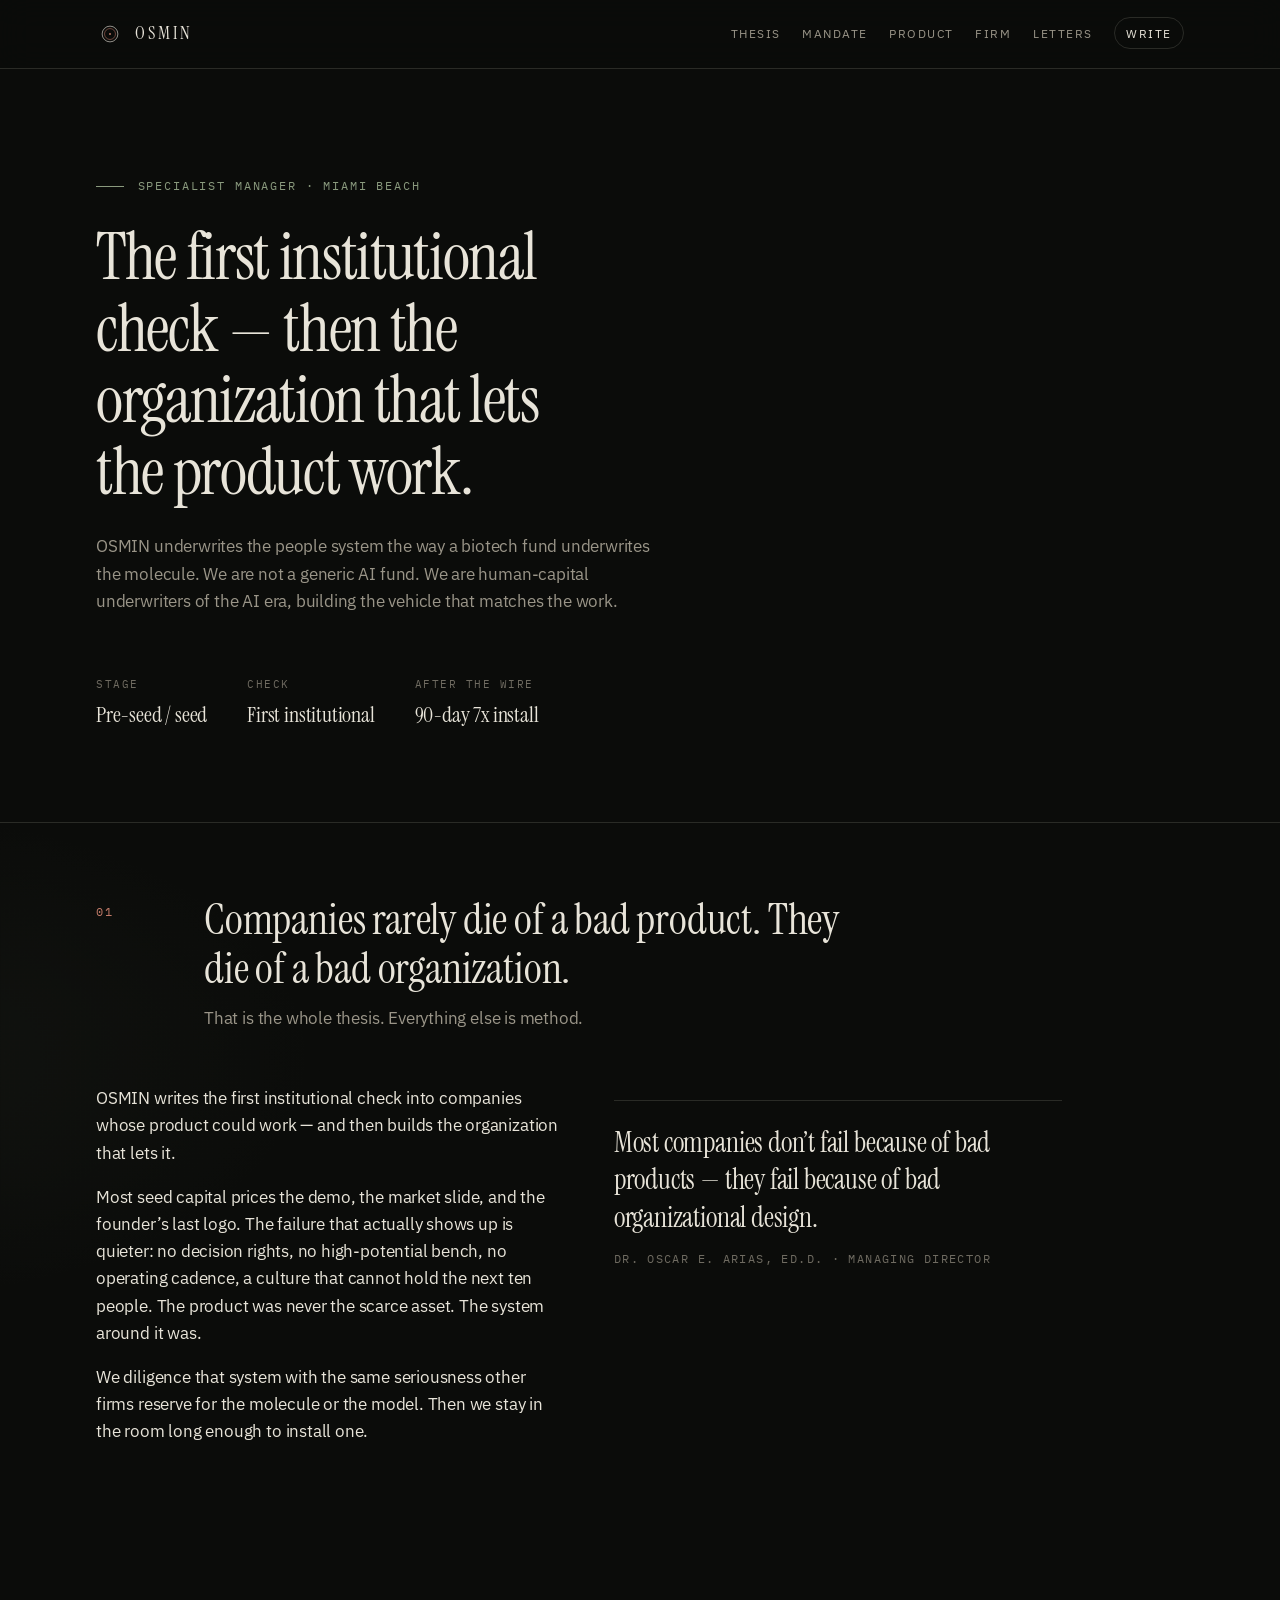
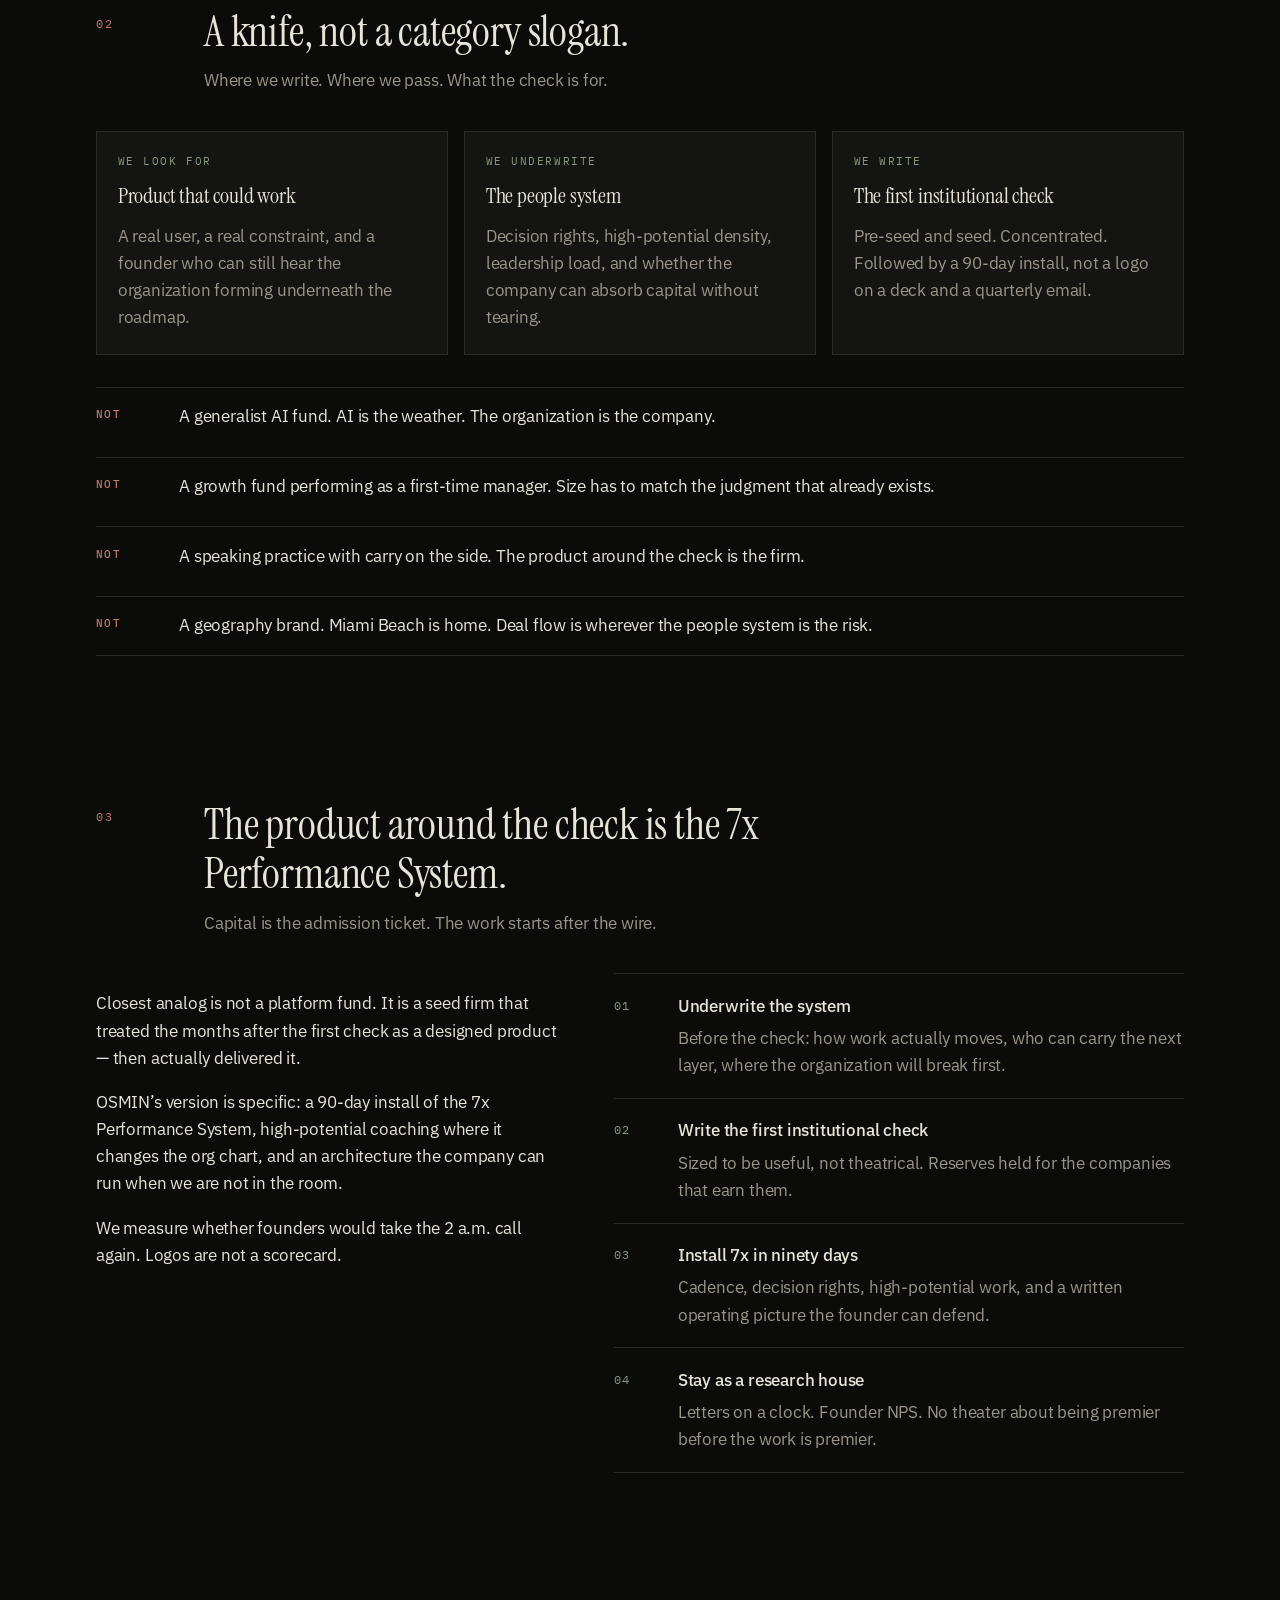
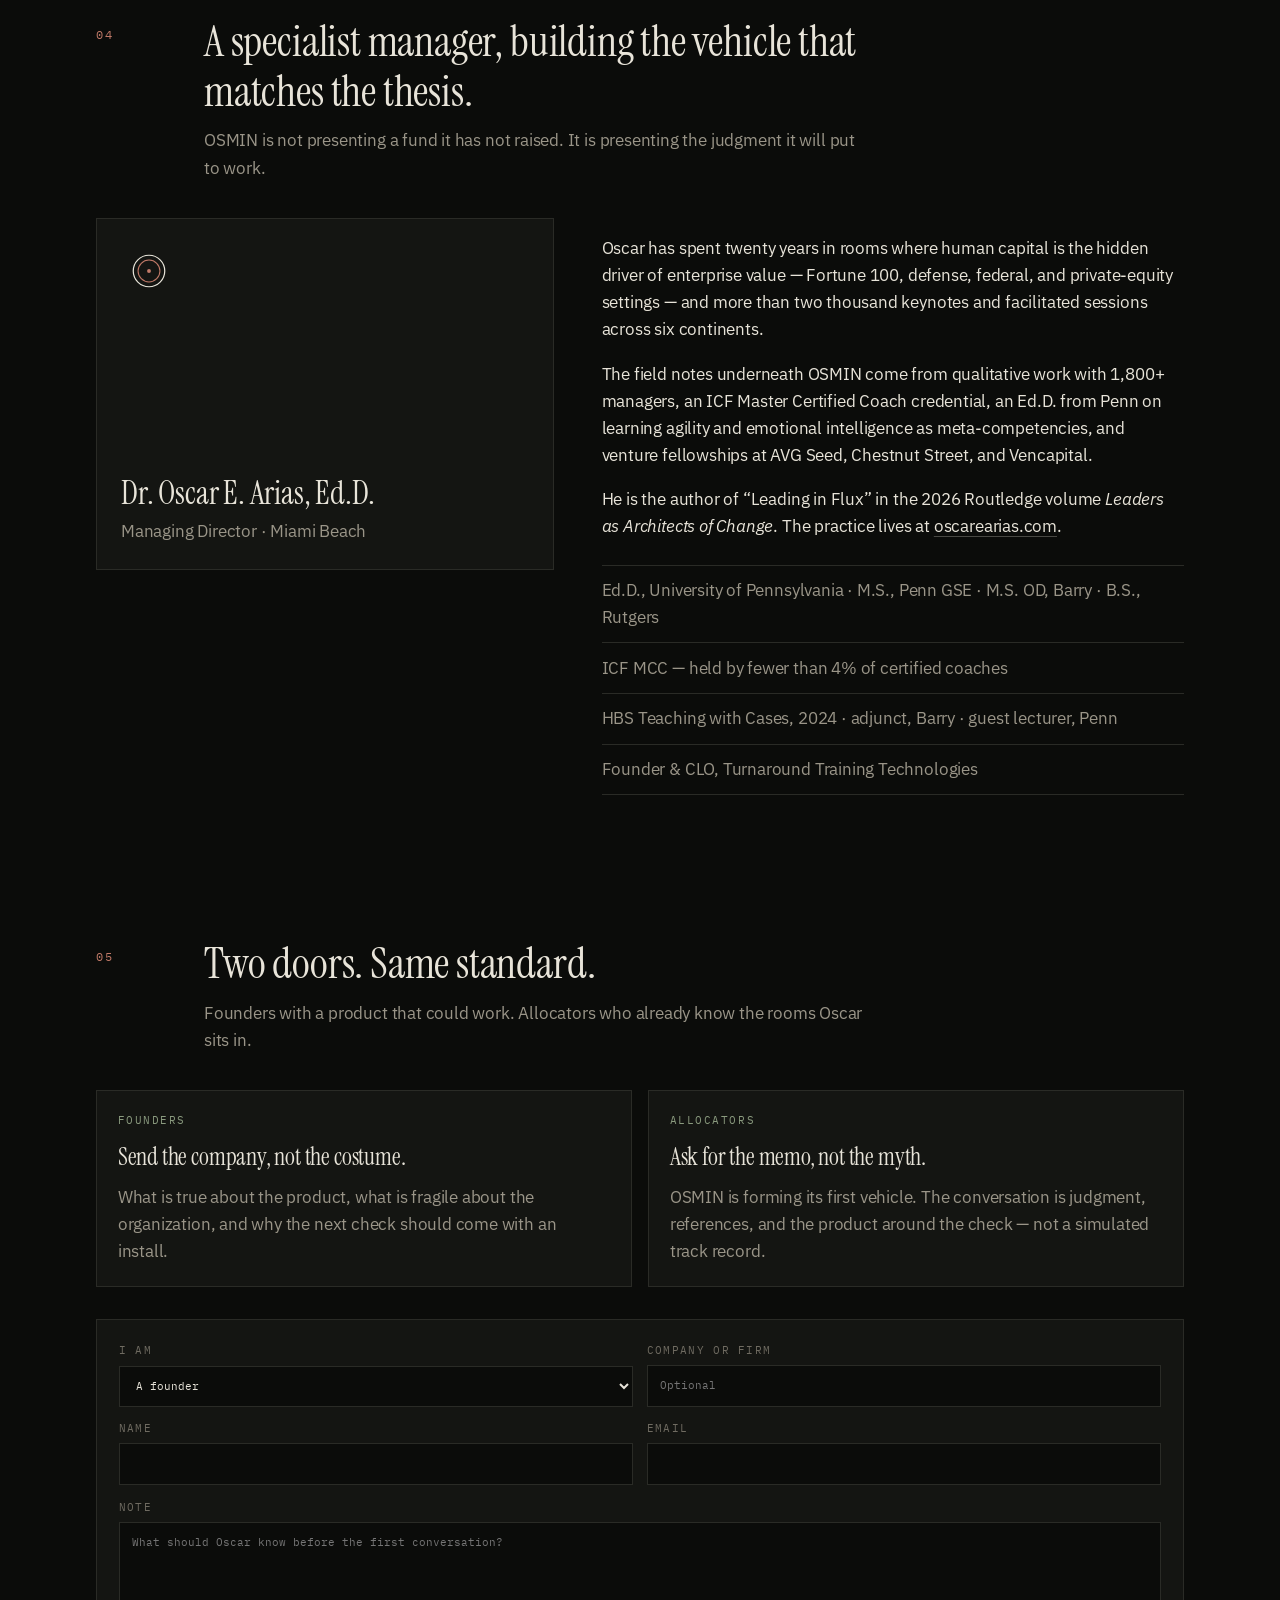
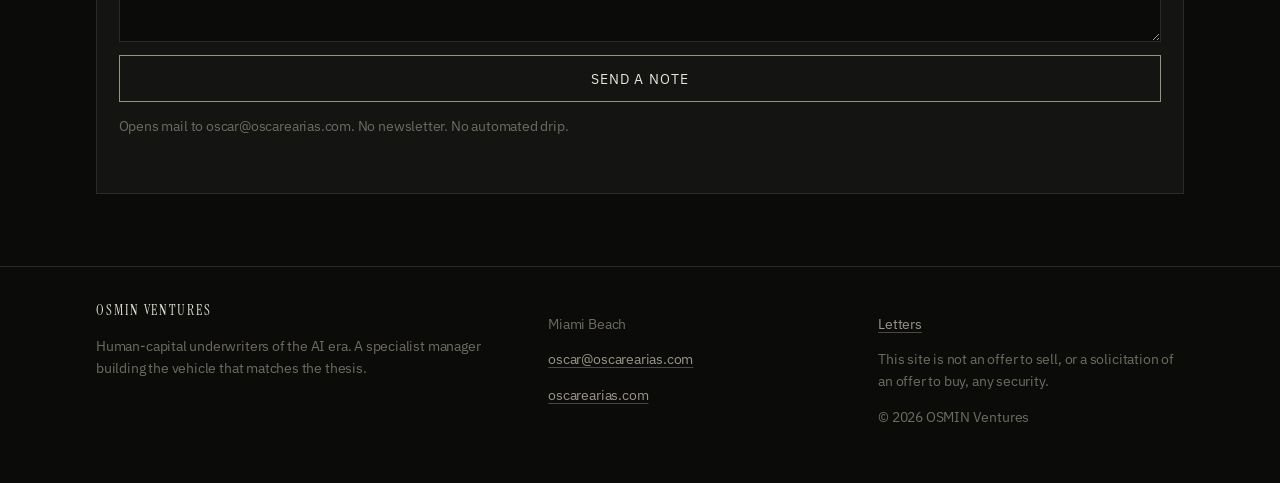
<file: index.html>
<!DOCTYPE html>
<html lang="en">
<head>
  <meta charset="utf-8">
  <meta name="viewport" content="width=device-width, initial-scale=1">
  <title>OSMIN Ventures — Human-capital underwriters of the AI era</title>
  <meta name="description" content="OSMIN writes the first institutional check into companies whose product could work — and then builds the organization that lets it.">
  <meta name="theme-color" content="#0b0c0a">
  <link rel="icon" href="/favicon.svg" type="image/svg+xml">
  <link rel="canonical" href="https://osminvc.com/">
  <meta property="og:title" content="OSMIN Ventures">
  <meta property="og:description" content="The first institutional check — then the organization that lets the product work.">
  <meta property="og:type" content="website">
  <meta property="og:url" content="https://osminvc.com/">
  <meta name="twitter:card" content="summary">
  <link rel="preconnect" href="https://fonts.googleapis.com">
  <link rel="preconnect" href="https://fonts.gstatic.com" crossorigin>
  <link href="https://fonts.googleapis.com/css2?family=IBM+Plex+Mono:wght@400;500&family=IBM+Plex+Sans:ital,wght@0,400;0,500;1,400&family=Instrument+Serif:ital@0;1&display=swap" rel="stylesheet">
  <link rel="stylesheet" href="/styles.css">
</head>
<body>
  <a class="skip" href="#main">Skip to content</a>
  <header class="site-header">
    <div class="wrap nav">
      <a class="brand" href="/">
        <svg width="28" height="28" viewBox="0 0 64 64" aria-hidden="true">
          <circle cx="32" cy="32" r="18" fill="none" stroke="#e8e4d9" stroke-width="1.4"/>
          <circle cx="32" cy="32" r="12.5" fill="none" stroke="#c17a68" stroke-width="1.2"/>
          <circle cx="32" cy="32" r="2.2" fill="#c17a68"/>
        </svg>
        <span class="brand-name">Osmin</span>
      </a>
      <button class="menu-toggle" type="button" data-menu aria-expanded="false" aria-label="Open menu">☰</button>
      <ul class="nav-links">
        <li><a href="#thesis">Thesis</a></li>
        <li><a href="#mandate">Mandate</a></li>
        <li><a href="#product">Product</a></li>
        <li><a href="#firm">Firm</a></li>
        <li><a href="/letters.html">Letters</a></li>
        <li><a class="nav-cta" href="#write">Write</a></li>
      </ul>
    </div>
  </header>
  <main id="main">
    <section class="hero">
      <div class="wrap">
        <p class="kicker">Specialist manager · Miami Beach</p>
        <h1>The first institutional check — then the organization that lets the product work.</h1>
        <p class="lede">OSMIN underwrites the people system the way a biotech fund underwrites the molecule. We are not a generic AI fund. We are human-capital underwriters of the AI era, building the vehicle that matches the work.</p>
        <div class="hero-meta">
          <div class="stat"><dl><dt>Stage</dt><dd>Pre-seed / seed</dd></dl></div>
          <div class="stat"><dl><dt>Check</dt><dd>First institutional</dd></dl></div>
          <div class="stat"><dl><dt>After the wire</dt><dd>90-day 7x install</dd></dl></div>
        </div>
      </div>
    </section>
    <hr class="rule">
    <section id="thesis">
      <div class="wrap">
        <div class="section-head">
          <div class="section-num">01</div>
          <div>
            <h2>Companies rarely die of a bad product. They die of a bad organization.</h2>
            <p>That is the whole thesis. Everything else is method.</p>
          </div>
        </div>
        <div class="split">
          <div class="prose">
            <p>OSMIN writes the first institutional check into companies whose product could work — and then builds the organization that lets it.</p>
            <p>Most seed capital prices the demo, the market slide, and the founder’s last logo. The failure that actually shows up is quieter: no decision rights, no high-potential bench, no operating cadence, a culture that cannot hold the next ten people. The product was never the scarce asset. The system around it was.</p>
            <p>We diligence that system with the same seriousness other firms reserve for the molecule or the model. Then we stay in the room long enough to install one.</p>
          </div>
          <blockquote class="quote">
            Most companies don’t fail because of bad products — they fail because of bad organizational design.
            <cite>Dr. Oscar E. Arias, Ed.D. · Managing Director</cite>
          </blockquote>
        </div>
      </div>
    </section>
    <section id="mandate">
      <div class="wrap">
        <div class="section-head">
          <div class="section-num">02</div>
          <div>
            <h2>A knife, not a category slogan.</h2>
            <p>Where we write. Where we pass. What the check is for.</p>
          </div>
        </div>
        <div class="grid-3" style="margin-bottom: 2rem;">
          <article class="card">
            <p class="label">We look for</p>
            <h3>Product that could work</h3>
            <p>A real user, a real constraint, and a founder who can still hear the organization forming underneath the roadmap.</p>
          </article>
          <article class="card">
            <p class="label">We underwrite</p>
            <h3>The people system</h3>
            <p>Decision rights, high-potential density, leadership load, and whether the company can absorb capital without tearing.</p>
          </article>
          <article class="card">
            <p class="label">We write</p>
            <h3>The first institutional check</h3>
            <p>Pre-seed and seed. Concentrated. Followed by a 90-day install, not a logo on a deck and a quarterly email.</p>
          </article>
        </div>
        <div class="not-list">
          <div class="not-item"><strong>Not</strong><div>A generalist AI fund. AI is the weather. The organization is the company.</div></div>
          <div class="not-item"><strong>Not</strong><div>A growth fund performing as a first-time manager. Size has to match the judgment that already exists.</div></div>
          <div class="not-item"><strong>Not</strong><div>A speaking practice with carry on the side. The product around the check is the firm.</div></div>
          <div class="not-item"><strong>Not</strong><div>A geography brand. Miami Beach is home. Deal flow is wherever the people system is the risk.</div></div>
        </div>
      </div>
    </section>
    <section id="product">
      <div class="wrap">
        <div class="section-head">
          <div class="section-num">03</div>
          <div>
            <h2>The product around the check is the 7x Performance System.</h2>
            <p>Capital is the admission ticket. The work starts after the wire.</p>
          </div>
        </div>
        <div class="split">
          <div class="prose">
            <p>Closest analog is not a platform fund. It is a seed firm that treated the months after the first check as a designed product — then actually delivered it.</p>
            <p>OSMIN’s version is specific: a 90-day install of the 7x Performance System, high-potential coaching where it changes the org chart, and an architecture the company can run when we are not in the room.</p>
            <p>We measure whether founders would take the 2 a.m. call again. Logos are not a scorecard.</p>
          </div>
          <div class="steps">
            <div class="step"><div><h3>Underwrite the system</h3><p>Before the check: how work actually moves, who can carry the next layer, where the organization will break first.</p></div></div>
            <div class="step"><div><h3>Write the first institutional check</h3><p>Sized to be useful, not theatrical. Reserves held for the companies that earn them.</p></div></div>
            <div class="step"><div><h3>Install 7x in ninety days</h3><p>Cadence, decision rights, high-potential work, and a written operating picture the founder can defend.</p></div></div>
            <div class="step"><div><h3>Stay as a research house</h3><p>Letters on a clock. Founder NPS. No theater about being premier before the work is premier.</p></div></div>
          </div>
        </div>
      </div>
    </section>
    <section id="firm">
      <div class="wrap">
        <div class="section-head">
          <div class="section-num">04</div>
          <div>
            <h2>A specialist manager, building the vehicle that matches the thesis.</h2>
            <p>OSMIN is not presenting a fund it has not raised. It is presenting the judgment it will put to work.</p>
          </div>
        </div>
        <div class="person">
          <aside class="portrait">
            <svg class="monogram-lg" viewBox="0 0 64 64" aria-hidden="true">
              <circle cx="32" cy="32" r="18" fill="none" stroke="#e8e4d9" stroke-width="1.4"/>
              <circle cx="32" cy="32" r="12.5" fill="none" stroke="#c17a68" stroke-width="1.2"/>
              <circle cx="32" cy="32" r="2.2" fill="#c17a68"/>
            </svg>
            <div>
              <p class="name">Dr. Oscar E. Arias, Ed.D.</p>
              <p class="role">Managing Director · Miami Beach</p>
            </div>
          </aside>
          <div>
            <div class="prose">
              <p>Oscar has spent twenty years in rooms where human capital is the hidden driver of enterprise value — Fortune 100, defense, federal, and private-equity settings — and more than two thousand keynotes and facilitated sessions across six continents.</p>
              <p>The field notes underneath OSMIN come from qualitative work with 1,800+ managers, an ICF Master Certified Coach credential, an Ed.D. from Penn on learning agility and emotional intelligence as meta-competencies, and venture fellowships at AVG Seed, Chestnut Street, and Vencapital.</p>
              <p>He is the author of “Leading in Flux” in the 2026 Routledge volume <em>Leaders as Architects of Change</em>. The practice lives at <a href="https://oscarearias.com">oscarearias.com</a>.</p>
            </div>
            <ul class="creds">
              <li>Ed.D., University of Pennsylvania · M.S., Penn GSE · M.S. OD, Barry · B.S., Rutgers</li>
              <li>ICF MCC — held by fewer than 4% of certified coaches</li>
              <li>HBS Teaching with Cases, 2024 · adjunct, Barry · guest lecturer, Penn</li>
              <li>Founder &amp; CLO, Turnaround Training Technologies</li>
            </ul>
          </div>
        </div>
      </div>
    </section>
    <section id="write">
      <div class="wrap">
        <div class="section-head">
          <div class="section-num">05</div>
          <div>
            <h2>Two doors. Same standard.</h2>
            <p>Founders with a product that could work. Allocators who already know the rooms Oscar sits in.</p>
          </div>
        </div>
        <div class="doors">
          <article class="door">
            <p class="label" style="font-family: var(--mono); font-size: 0.68rem; letter-spacing: 0.14em; text-transform: uppercase; color: var(--sage); margin: 0 0 0.5rem;">Founders</p>
            <h3 style="font-family: var(--display); font-weight: 400; font-size: 1.5rem; margin: 0 0 0.5rem;">Send the company, not the costume.</h3>
            <p style="color: var(--muted); margin: 0;">What is true about the product, what is fragile about the organization, and why the next check should come with an install.</p>
          </article>
          <article class="door">
            <p class="label" style="font-family: var(--mono); font-size: 0.68rem; letter-spacing: 0.14em; text-transform: uppercase; color: var(--sage); margin: 0 0 0.5rem;">Allocators</p>
            <h3 style="font-family: var(--display); font-weight: 400; font-size: 1.5rem; margin: 0 0 0.5rem;">Ask for the memo, not the myth.</h3>
            <p style="color: var(--muted); margin: 0;">OSMIN is forming its first vehicle. The conversation is judgment, references, and the product around the check — not a simulated track record.</p>
          </article>
        </div>
        <form class="form" data-note-form>
          <div class="row-2">
            <label>I am
              <select name="kind" required>
                <option value="Founder">A founder</option>
                <option value="Allocator">An allocator</option>
                <option value="Other">Someone else</option>
              </select>
            </label>
            <label>Company or firm
              <input type="text" name="company" placeholder="Optional">
            </label>
          </div>
          <div class="row-2">
            <label>Name
              <input type="text" name="name" required autocomplete="name">
            </label>
            <label>Email
              <input type="email" name="email" required autocomplete="email">
            </label>
          </div>
          <label>Note
            <textarea name="message" required placeholder="What should Oscar know before the first conversation?"></textarea>
          </label>
          <button class="btn" type="submit">Send a note</button>
          <p class="form-note">Opens mail to oscar@oscarearias.com. No newsletter. No automated drip.</p>
          <p class="form-status" data-form-status role="status"></p>
        </form>
      </div>
    </section>
  </main>
  <footer class="site-footer">
    <div class="wrap footer-grid">
      <div>
        <p class="footer-brand">Osmin Ventures</p>
        <p>Human-capital underwriters of the AI era. A specialist manager building the vehicle that matches the thesis.</p>
      </div>
      <div>
        <p>Miami Beach</p>
        <p><a href="mailto:oscar@oscarearias.com">oscar@oscarearias.com</a></p>
        <p><a href="https://oscarearias.com">oscarearias.com</a></p>
      </div>
      <div>
        <p><a href="/letters.html">Letters</a></p>
        <p>This site is not an offer to sell, or a solicitation of an offer to buy, any security.</p>
        <p>© 2026 OSMIN Ventures</p>
      </div>
    </div>
  </footer>
  <script src="/app.js"></script>
</body>
</html>
</file>
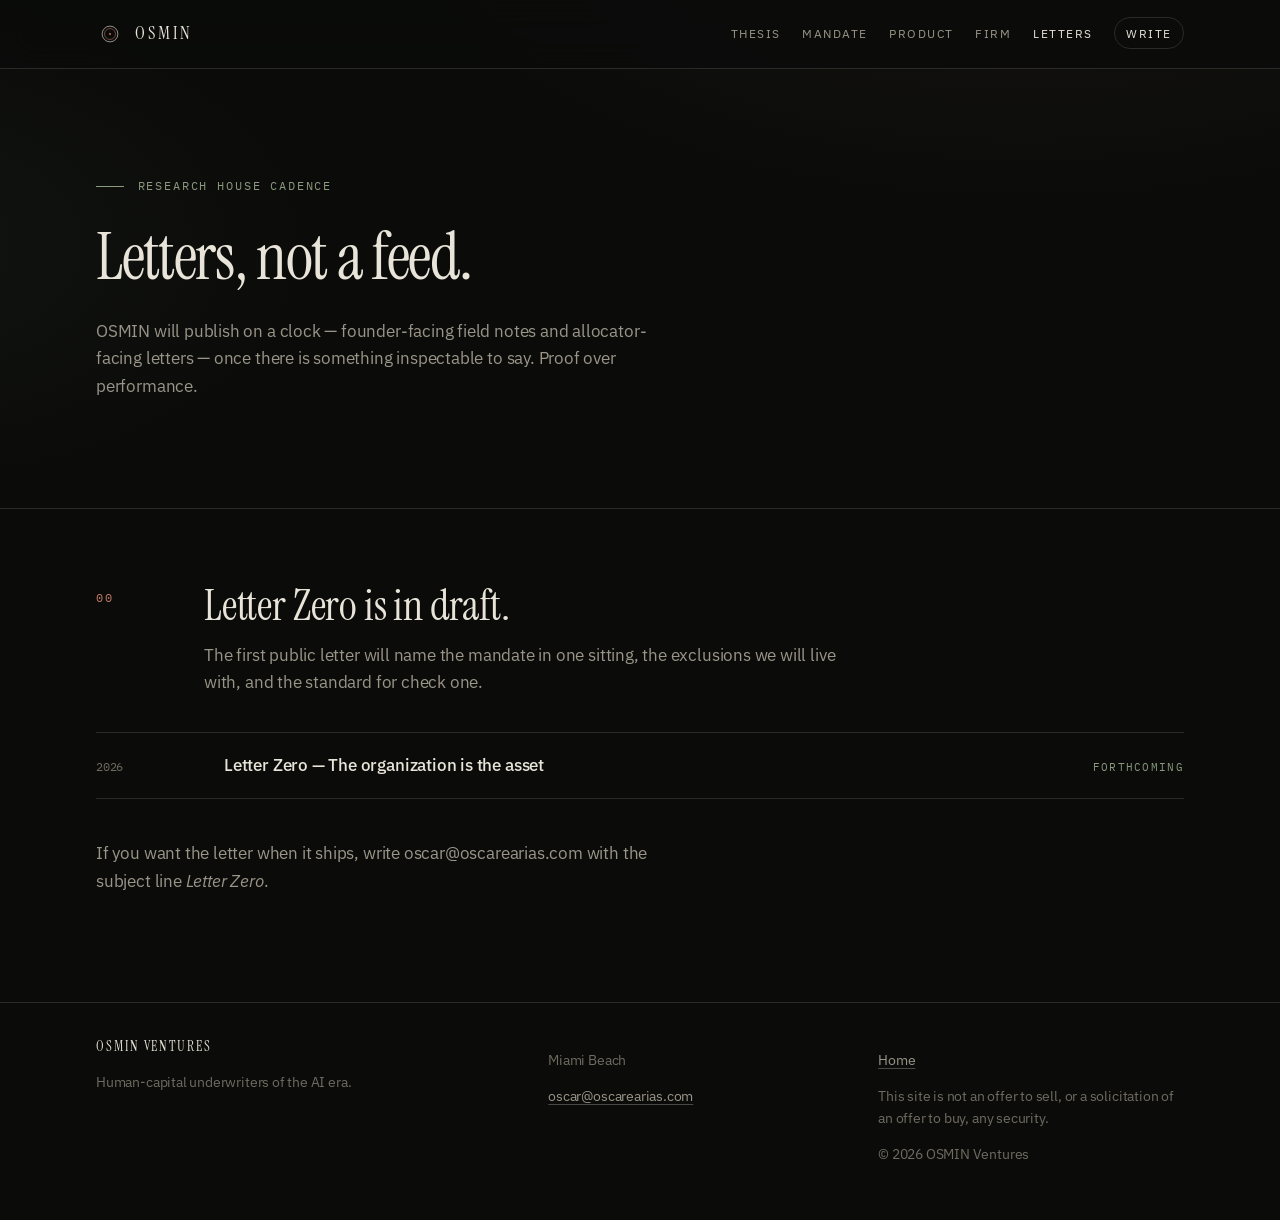
<file: letters.html>
<!DOCTYPE html>
<html lang="en">
<head>
  <meta charset="utf-8">
  <meta name="viewport" content="width=device-width, initial-scale=1">
  <title>Letters — OSMIN Ventures</title>
  <meta name="description" content="OSMIN writes like a research house: letters on a clock, not a feed.">
  <meta name="theme-color" content="#0b0c0a">
  <link rel="icon" href="/favicon.svg" type="image/svg+xml">
  <link rel="canonical" href="https://osminvc.com/letters.html">
  <link rel="preconnect" href="https://fonts.googleapis.com">
  <link rel="preconnect" href="https://fonts.gstatic.com" crossorigin>
  <link href="https://fonts.googleapis.com/css2?family=IBM+Plex+Mono:wght@400;500&family=IBM+Plex+Sans:ital,wght@0,400;0,500;1,400&family=Instrument+Serif:ital@0;1&display=swap" rel="stylesheet">
  <link rel="stylesheet" href="/styles.css">
</head>
<body>
  <a class="skip" href="#main">Skip to content</a>
  <header class="site-header">
    <div class="wrap nav">
      <a class="brand" href="/">
        <svg width="28" height="28" viewBox="0 0 64 64" aria-hidden="true">
          <circle cx="32" cy="32" r="18" fill="none" stroke="#e8e4d9" stroke-width="1.4"/>
          <circle cx="32" cy="32" r="12.5" fill="none" stroke="#c17a68" stroke-width="1.2"/>
          <circle cx="32" cy="32" r="2.2" fill="#c17a68"/>
        </svg>
        <span class="brand-name">Osmin</span>
      </a>
      <button class="menu-toggle" type="button" data-menu aria-expanded="false" aria-label="Open menu">☰</button>
      <ul class="nav-links">
        <li><a href="/#thesis">Thesis</a></li>
        <li><a href="/#mandate">Mandate</a></li>
        <li><a href="/#product">Product</a></li>
        <li><a href="/#firm">Firm</a></li>
        <li><a href="/letters.html" aria-current="page">Letters</a></li>
        <li><a class="nav-cta" href="/#write">Write</a></li>
      </ul>
    </div>
  </header>
  <main id="main">
    <section class="hero">
      <div class="wrap">
        <p class="kicker">Research house cadence</p>
        <h1>Letters, not a feed.</h1>
        <p class="lede">OSMIN will publish on a clock — founder-facing field notes and allocator-facing letters — once there is something inspectable to say. Proof over performance.</p>
      </div>
    </section>
    <hr class="rule">
    <section>
      <div class="wrap">
        <div class="section-head">
          <div class="section-num">00</div>
          <div>
            <h2>Letter Zero is in draft.</h2>
            <p>The first public letter will name the mandate in one sitting, the exclusions we will live with, and the standard for check one.</p>
          </div>
        </div>
        <div class="letter-list">
          <div class="letter">
            <time datetime="2026">2026</time>
            <h3>Letter Zero — The organization is the asset</h3>
            <span>Forthcoming</span>
          </div>
        </div>
        <p class="lede" style="margin-top: 2.5rem;">If you want the letter when it ships, write oscar@oscarearias.com with the subject line <em>Letter Zero</em>.</p>
      </div>
    </section>
  </main>
  <footer class="site-footer">
    <div class="wrap footer-grid">
      <div>
        <p class="footer-brand">Osmin Ventures</p>
        <p>Human-capital underwriters of the AI era.</p>
      </div>
      <div>
        <p>Miami Beach</p>
        <p><a href="mailto:oscar@oscarearias.com">oscar@oscarearias.com</a></p>
      </div>
      <div>
        <p><a href="/">Home</a></p>
        <p>This site is not an offer to sell, or a solicitation of an offer to buy, any security.</p>
        <p>© 2026 OSMIN Ventures</p>
      </div>
    </div>
  </footer>
  <script src="/app.js"></script>
</body>
</html>
</file>
<file: styles.css>
:root {
  --bg: #0b0c0a;
  --surface: #141512;
  --raised: #1c1d19;
  --fg: #e8e4d9;
  --muted: #9a9588;
  --subtle: #6f6b61;
  --border: #2a2b26;
  --accent: #c5c2b6;
  --sage: #8a9a7e;
  --terra: #c17a68;
  --display: "Instrument Serif", "Iowan Old Style", "Palatino Linotype", Palatino, serif;
  --sans: "IBM Plex Sans", "Helvetica Neue", Helvetica, Arial, sans-serif;
  --mono: "IBM Plex Mono", ui-monospace, "SF Mono", Menlo, monospace;
  --measure: 40rem;
  --wide: 68rem;
  --gutter: clamp(1.25rem, 4vw, 2.75rem);
}
*, *::before, *::after { box-sizing: border-box; }
html { scroll-behavior: smooth; background: var(--bg); }
html, body { margin: 0; min-height: 100%; }
body {
  color: var(--fg);
  font-family: var(--sans);
  font-size: 17px;
  line-height: 1.6;
  letter-spacing: -0.011em;
  background:
    radial-gradient(1200px 600px at 80% -10%, rgba(193, 122, 104, 0.06), transparent 55%),
    radial-gradient(900px 500px at -10% 20%, rgba(138, 154, 126, 0.05), transparent 50%),
    var(--bg);
  text-rendering: optimizeLegibility;
  -webkit-font-smoothing: antialiased;
}
::selection { background: rgba(138, 154, 126, 0.35); color: var(--fg); }
a { color: inherit; text-decoration-thickness: 1px; text-underline-offset: 0.22em; text-decoration-color: rgba(232, 228, 217, 0.28); }
a:hover { text-decoration-color: var(--sage); color: var(--fg); }
.skip { position: absolute; left: 1rem; top: -4rem; background: var(--raised); color: var(--fg); padding: 0.6rem 0.9rem; z-index: 100; }
.skip:focus { top: 1rem; }
.wrap { width: min(var(--wide), calc(100% - var(--gutter) * 2)); margin-inline: auto; }
.site-header { position: sticky; top: 0; z-index: 40; backdrop-filter: blur(16px); background: rgba(11, 12, 10, 0.72); border-bottom: 1px solid var(--border); }
.nav { display: flex; align-items: center; justify-content: space-between; gap: 1rem; min-height: 4.25rem; }
.brand { display: flex; align-items: center; gap: 0.7rem; text-decoration: none; }
.brand-name { font-family: var(--display); font-size: 1.15rem; letter-spacing: 0.16em; text-transform: uppercase; }
.nav-links { display: flex; align-items: center; gap: 1.35rem; list-style: none; margin: 0; padding: 0; font-size: 0.78rem; letter-spacing: 0.12em; text-transform: uppercase; color: var(--muted); }
.nav-links a { text-decoration: none; }
.nav-links a:hover, .nav-links a[aria-current="page"] { color: var(--fg); }
.nav-cta { color: var(--fg) !important; border: 1px solid var(--border); padding: 0.45rem 0.7rem; border-radius: 999px; }
.nav-cta:hover { border-color: var(--sage); }
.menu-toggle { display: none; background: transparent; color: var(--fg); border: 1px solid var(--border); width: 2.5rem; height: 2.5rem; border-radius: 999px; cursor: pointer; }
.hero { padding: clamp(4.5rem, 12vh, 8.5rem) 0 4.5rem; }
.kicker { display: flex; align-items: center; gap: 0.85rem; color: var(--sage); font-family: var(--mono); font-size: 0.72rem; letter-spacing: 0.16em; text-transform: uppercase; margin: 0 0 1.6rem; }
.kicker::before { content: ""; width: 1.75rem; height: 1px; background: var(--sage); }
.hero h1 { font-family: var(--display); font-weight: 400; font-size: clamp(2.15rem, 5.4vw, 4.15rem); line-height: 1.08; letter-spacing: -0.02em; max-width: 16ch; margin: 0 0 1.5rem; }
.lede { max-width: 36rem; color: var(--muted); font-size: 1.08rem; margin: 0 0 2.25rem; }
.hero-meta { display: flex; flex-wrap: wrap; gap: 1.75rem 2.5rem; padding-top: 0.5rem; }
.stat dt { font-family: var(--mono); font-size: 0.68rem; letter-spacing: 0.14em; text-transform: uppercase; color: var(--subtle); margin: 0 0 0.3rem; }
.stat dd { margin: 0; font-family: var(--display); font-size: 1.35rem; }
.rule { border: 0; border-top: 1px solid var(--border); margin: 0; }
section { padding: clamp(3.5rem, 8vh, 6.5rem) 0; }
.section-head { display: grid; grid-template-columns: 5.5rem 1fr; gap: 1.25rem; margin-bottom: 2.25rem; max-width: 48rem; }
.section-num { font-family: var(--mono); font-size: 0.72rem; letter-spacing: 0.16em; color: var(--terra); padding-top: 0.55rem; }
.section-head h2 { font-family: var(--display); font-weight: 400; font-size: clamp(1.85rem, 3.4vw, 2.7rem); line-height: 1.15; margin: 0 0 0.7rem; }
.section-head p { margin: 0; color: var(--muted); }
.prose { max-width: var(--measure); }
.prose p + p { margin-top: 1rem; }
.quote { margin: 2rem 0 0; padding: 1.4rem 0 0; border-top: 1px solid var(--border); font-family: var(--display); font-size: clamp(1.35rem, 2.4vw, 1.75rem); line-height: 1.35; max-width: 28rem; }
.quote cite { display: block; margin-top: 0.9rem; font-family: var(--mono); font-style: normal; font-size: 0.72rem; letter-spacing: 0.12em; text-transform: uppercase; color: var(--subtle); }
.grid-3 { display: grid; gap: 1rem; grid-template-columns: repeat(3, minmax(0, 1fr)); }
.card { background: var(--surface); border: 1px solid var(--border); padding: 1.35rem 1.3rem 1.4rem; min-height: 100%; }
.card h3 { font-family: var(--display); font-weight: 400; font-size: 1.35rem; margin: 0 0 0.55rem; }
.card p { color: var(--muted); margin: 0; }
.card .label { font-family: var(--mono); font-size: 0.68rem; letter-spacing: 0.14em; text-transform: uppercase; color: var(--sage); margin-bottom: 0.55rem; }
.not-list { display: grid; gap: 0.7rem; }
.not-item { display: grid; grid-template-columns: 4.2rem 1fr; gap: 1rem; padding: 0.95rem 0; border-top: 1px solid var(--border); }
.not-item:last-child { border-bottom: 1px solid var(--border); }
.not-item strong { font-family: var(--mono); font-size: 0.68rem; letter-spacing: 0.12em; text-transform: uppercase; color: var(--terra); font-weight: 500; padding-top: 0.2rem; }
.steps { counter-reset: step; display: grid; }
.step { counter-increment: step; display: grid; grid-template-columns: 3rem 1fr; gap: 1rem; padding: 1.15rem 0; border-top: 1px solid var(--border); }
.step:last-child { border-bottom: 1px solid var(--border); }
.step::before { content: counter(step, decimal-leading-zero); font-family: var(--mono); font-size: 0.72rem; letter-spacing: 0.08em; color: var(--sage); padding-top: 0.25rem; }
.step h3 { margin: 0 0 0.35rem; font-size: 1.05rem; font-weight: 500; }
.step p { margin: 0; color: var(--muted); }
.person { display: grid; grid-template-columns: minmax(0, 1.1fr) minmax(0, 1.4fr); gap: clamp(1.5rem, 4vw, 3rem); align-items: start; }
.portrait { background: var(--surface); border: 1px solid var(--border); min-height: 22rem; padding: 1.5rem; display: flex; flex-direction: column; justify-content: space-between; }
.monogram-lg { width: 3.5rem; height: 3.5rem; }
.portrait .name { font-family: var(--display); font-size: 2rem; line-height: 1.15; margin: 0 0 0.35rem; }
.portrait .role { color: var(--muted); margin: 0; }
.creds { list-style: none; margin: 1.5rem 0 0; padding: 0; }
.creds li { padding: 0.7rem 0; border-top: 1px solid var(--border); color: var(--muted); }
.creds li:last-child { border-bottom: 1px solid var(--border); }
.split { display: grid; grid-template-columns: minmax(0, 0.9fr) minmax(0, 1.1fr); gap: clamp(1.5rem, 4vw, 3.5rem); align-items: start; }
.doors { display: grid; grid-template-columns: 1fr 1fr; gap: 1rem; margin-bottom: 2rem; }
.door { border: 1px solid var(--border); background: var(--surface); padding: 1.3rem; }
.form { display: grid; gap: 0.85rem; background: var(--surface); border: 1px solid var(--border); padding: 1.35rem; }
.form label { display: grid; gap: 0.35rem; font-family: var(--mono); font-size: 0.68rem; letter-spacing: 0.12em; text-transform: uppercase; color: var(--subtle); }
.form input, .form select, .form textarea { font: inherit; color: var(--fg); background: var(--bg); border: 1px solid var(--border); padding: 0.7rem 0.75rem; width: 100%; }
.form textarea { min-height: 7.5rem; resize: vertical; }
.form input:focus, .form select:focus, .form textarea:focus { outline: 1px solid var(--sage); border-color: var(--sage); }
.row-2 { display: grid; grid-template-columns: 1fr 1fr; gap: 0.85rem; }
.btn { appearance: none; border: 1px solid var(--sage); background: transparent; color: var(--fg); font-family: var(--sans); font-size: 0.86rem; letter-spacing: 0.08em; text-transform: uppercase; padding: 0.85rem 1.1rem; cursor: pointer; }
.btn:hover { background: rgba(138, 154, 126, 0.12); }
.form-note { margin: 0; color: var(--subtle); font-size: 0.85rem; }
.form-status { min-height: 1.25rem; margin: 0; color: var(--sage); font-size: 0.9rem; }
.site-footer { border-top: 1px solid var(--border); padding: 2rem 0 2.6rem; color: var(--subtle); font-size: 0.86rem; }
.footer-grid { display: grid; grid-template-columns: 1.4fr 1fr 1fr; gap: 1.5rem; }
.footer-brand { font-family: var(--display); color: var(--fg); letter-spacing: 0.14em; text-transform: uppercase; margin: 0 0 0.4rem; }
.site-footer a { color: var(--muted); }
.letter-list { display: grid; }
.letter { display: grid; grid-template-columns: 7rem 1fr auto; gap: 1rem; padding: 1.2rem 0; border-top: 1px solid var(--border); text-decoration: none; align-items: baseline; }
.letter:last-child { border-bottom: 1px solid var(--border); }
.letter time { font-family: var(--mono); font-size: 0.72rem; color: var(--subtle); }
.letter h3 { margin: 0; font-size: 1.05rem; font-weight: 500; }
.letter span { font-family: var(--mono); font-size: 0.68rem; letter-spacing: 0.12em; text-transform: uppercase; color: var(--sage); }
@media (max-width: 880px) {
  .grid-3, .person, .split, .doors, .footer-grid, .letter, .row-2 { grid-template-columns: 1fr; }
  .section-head { grid-template-columns: 1fr; gap: 0.4rem; }
  .menu-toggle { display: inline-flex; align-items: center; justify-content: center; }
  .nav-links { display: none; position: absolute; top: 4.25rem; left: 0; right: 0; background: rgba(11, 12, 10, 0.96); border-bottom: 1px solid var(--border); padding: 1rem var(--gutter) 1.25rem; flex-direction: column; align-items: flex-start; gap: 0.9rem; }
  body.nav-open .nav-links { display: flex; }
}
</file>
